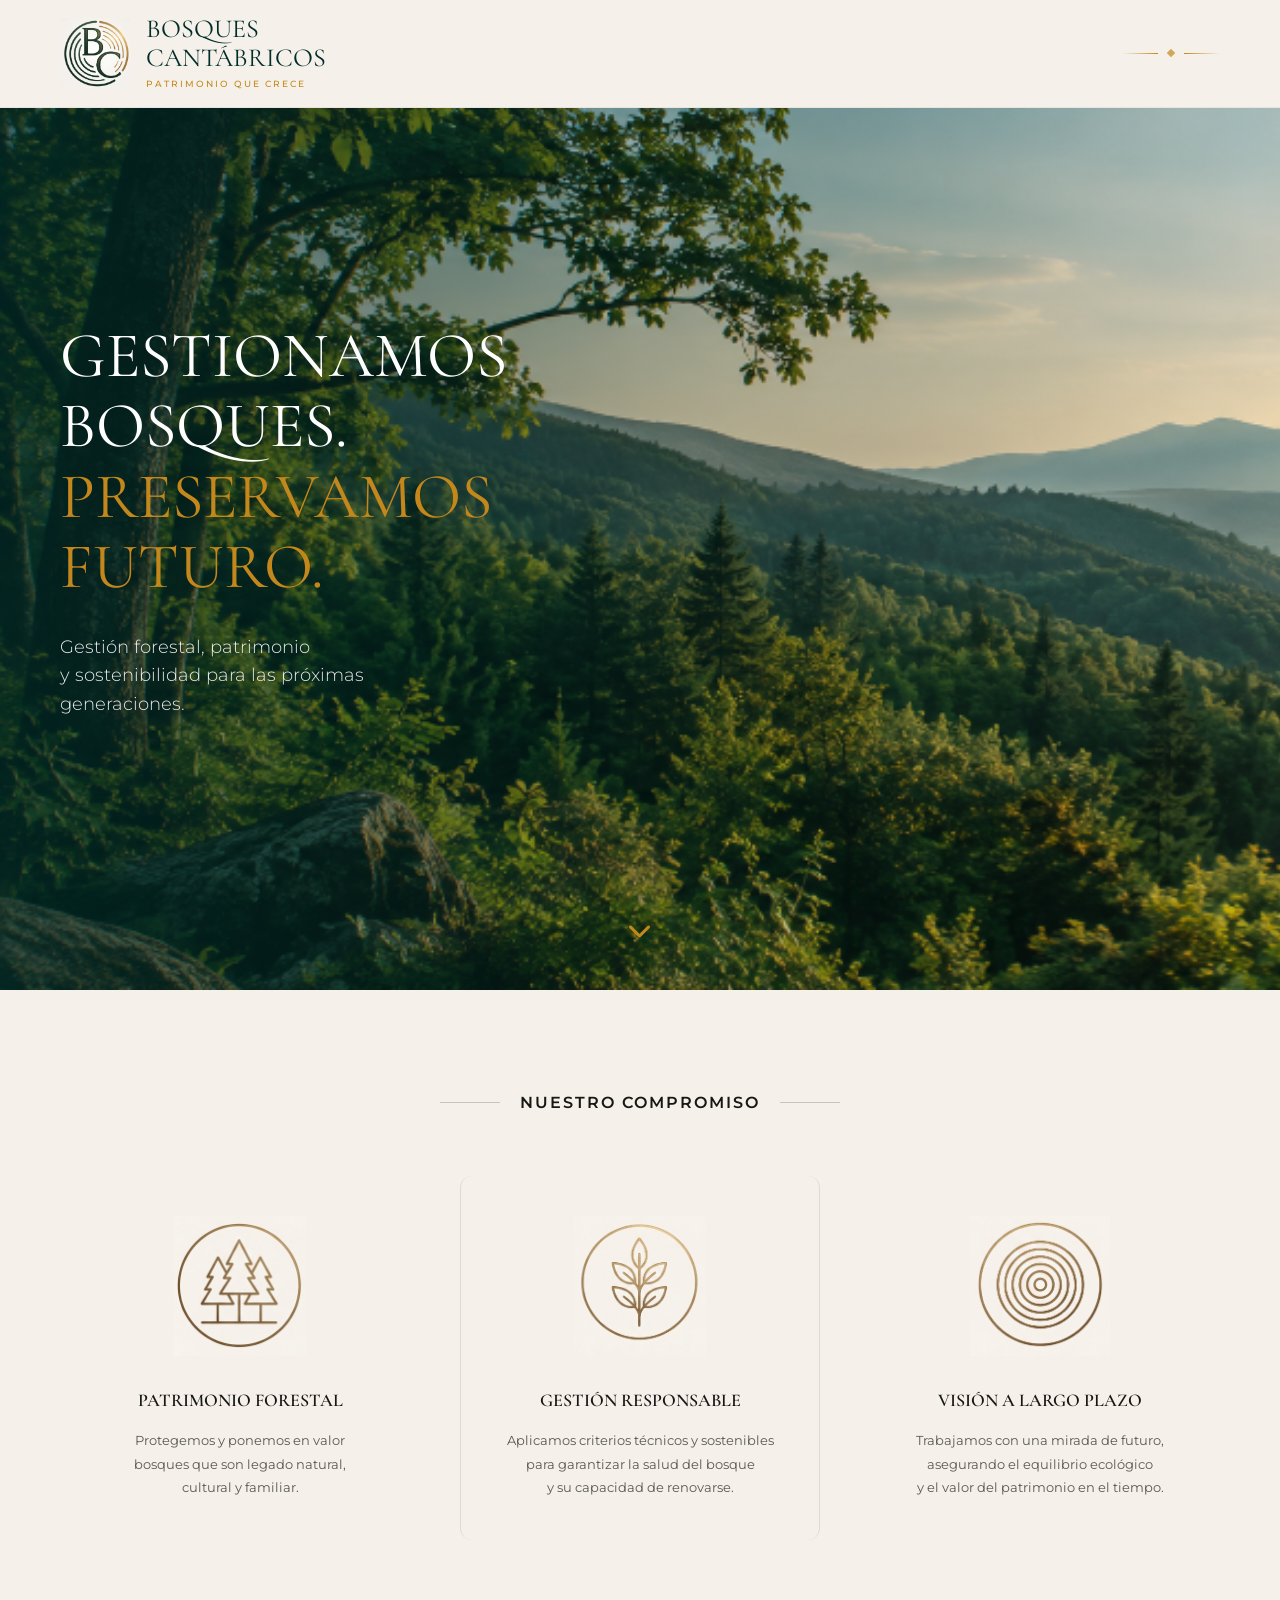
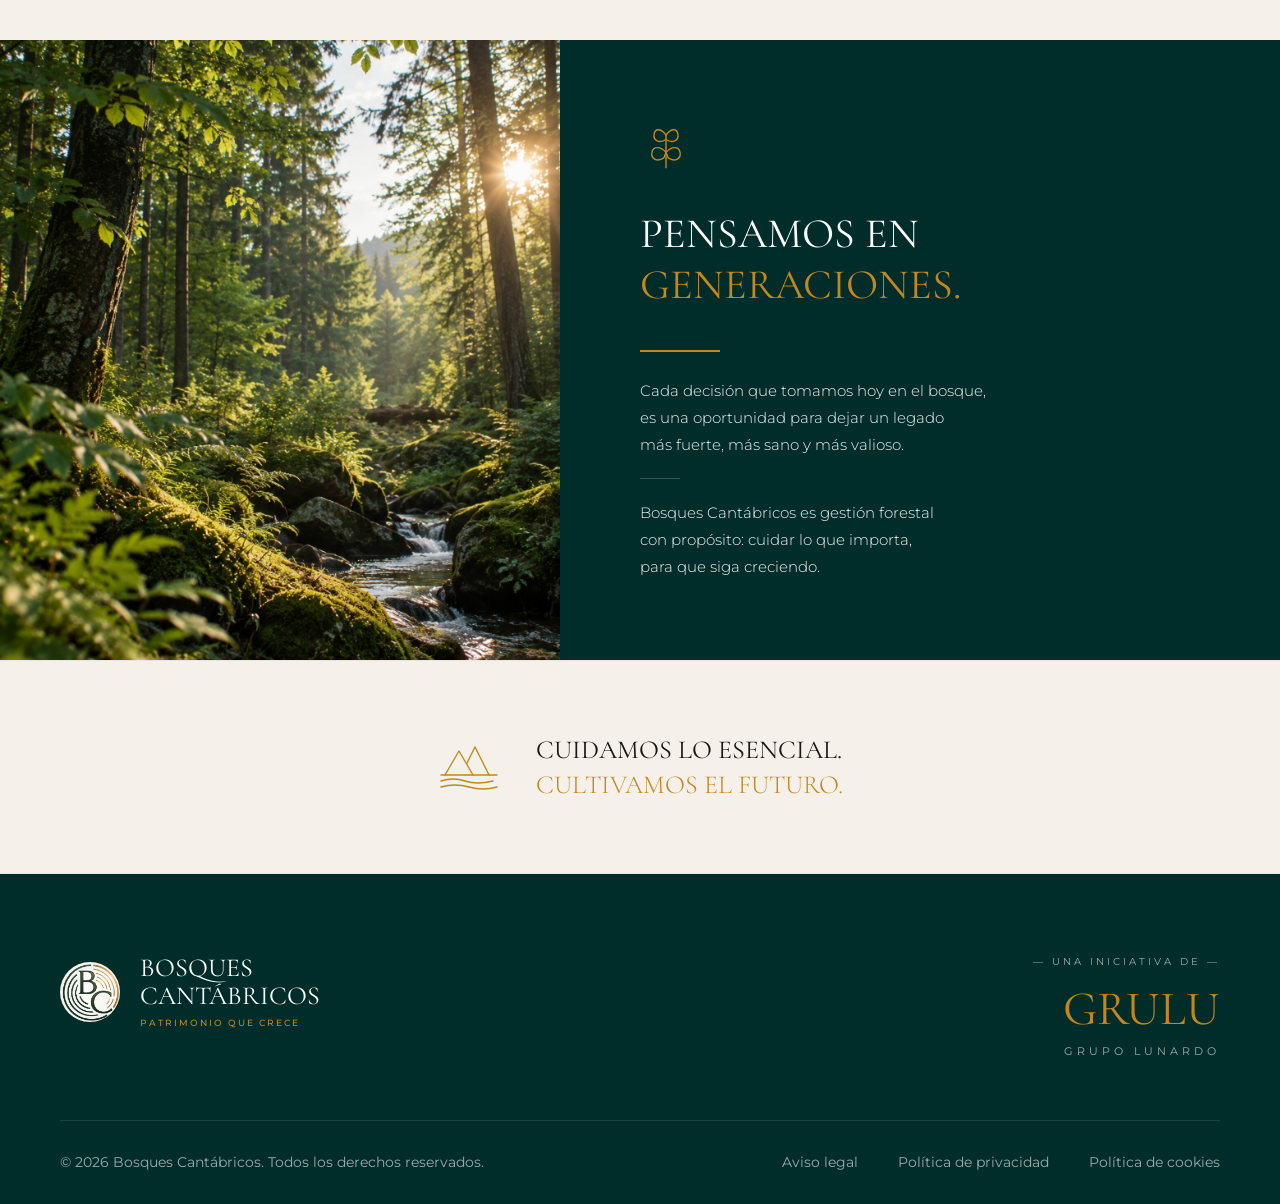
<file: index.html>
<!DOCTYPE html>
<html lang="es">

<head>
    <meta charset="UTF-8">
    <meta name="viewport" content="width=device-width, initial-scale=1.0">
    <meta name="description"
        content="Bosques Cantábricos - Gestión forestal, patrimonio y sostenibilidad para las próximas generaciones.">
    <title>Bosques Cantábricos</title>
    <link rel="icon" type="image/png" sizes="32x32" href="favicon.png">
    <link rel="icon" type="image/png" sizes="16x16" href="favicon.png">
    <link rel="apple-touch-icon" sizes="180x180" href="favicon.png">
    <link rel="stylesheet" href="styles.css">
    <link rel="preconnect" href="https://fonts.googleapis.com">
    <link rel="preconnect" href="https://fonts.gstatic.com" crossorigin>
    <link
        href="https://fonts.googleapis.com/css2?family=Cormorant+Garamond:ital,wght@0,300;0,400;0,500;0,600;0,700;1,400&family=Montserrat:wght@300;400;500;600;700&display=swap"
        rel="stylesheet">
    <link rel="stylesheet" href="https://cdnjs.cloudflare.com/ajax/libs/font-awesome/6.4.0/css/all.min.css">
</head>

<body>
    <!-- Navbar -->
    <header class="navbar">
        <div class="container nav-container">
            <a href="index.html" class="logo">
                <img src="logo.png" alt="Bosques Cantábricos Logo" class="logo-img">
                <div class="logo-text">
                    <span class="logo-title">BOSQUES<br>CANTÁBRICOS</span>
                    <span class="logo-subtitle">PATRIMONIO QUE CRECE</span>
                </div>
            </a>
            <div class="nav-ornament">
                <span class="nav-ornament-line"></span>
                <span class="nav-ornament-diamond"></span>
                <span class="nav-ornament-line"></span>
            </div>
        </div>
    </header>

    <!-- Hero Section -->
    <section class="hero">
        <div class="hero-bg"></div>
        <div class="container hero-container">
            <div class="hero-content">
                <h1>GESTIONAMOS<br>BOSQUES.<br><span class="text-gold">PRESERVAMOS<br>FUTURO.</span></h1>
                <p>Gestión forestal, patrimonio<br>y sostenibilidad para las próximas<br>generaciones.</p>
            </div>
        </div>
        <a href="#compromiso" class="scroll-down" aria-label="Bajar">
            <i class="fa-solid fa-chevron-down"></i>
        </a>
    </section>

    <!-- Commitment Section -->
    <section id="compromiso" class="commitment">
        <div class="container">
            <div class="section-header">
                <span class="line"></span>
                <h2 class="section-title">NUESTRO COMPROMISO</h2>
                <span class="line"></span>
            </div>
            <div class="features-grid">
                <!-- Feature 1 -->
                <div class="feature-card">
                    <div class="icon-wrapper">
                        <img src="icon1.png" alt="Patrimonio Forestal" class="feature-icon-img">
                    </div>
                    <h3>PATRIMONIO FORESTAL</h3>
                    <p>Protegemos y ponemos en valor<br>bosques que son legado natural,<br>cultural y familiar.</p>
                </div>
                <!-- Feature 2 -->
                <div class="feature-card with-borders">
                    <div class="icon-wrapper">
                        <img src="icon2.png" alt="Gestión Responsable" class="feature-icon-img">
                    </div>
                    <h3>GESTIÓN RESPONSABLE</h3>
                    <p>Aplicamos criterios técnicos y sostenibles<br>para garantizar la salud del bosque<br>y su
                        capacidad de renovarse.</p>
                </div>
                <!-- Feature 3 -->
                <div class="feature-card">
                    <div class="icon-wrapper">
                        <img src="icon3.png" alt="Visión a largo plazo" class="feature-icon-img">
                    </div>
                    <h3>VISIÓN A LARGO PLAZO</h3>
                    <p>Trabajamos con una mirada de futuro,<br>asegurando el equilibrio ecológico<br>y el valor del
                        patrimonio en el tiempo.</p>
                </div>
            </div>
        </div>
    </section>

    <!-- Generations Section -->
    <section class="generations">
        <div class="gen-image">
            <div class="gen-bg"></div>
        </div>
        <div class="gen-content">
            <div class="gen-content-inner">
                <div class="gen-icon">
                    <svg width="52" height="52" viewBox="0 0 48 48" fill="none" stroke="#C4871C" stroke-width="1.3"
                        stroke-linecap="round" stroke-linejoin="round">
                        <!-- vertical stem -->
                        <line x1="24" y1="44" x2="24" y2="14" />
                        <!-- top leaf -->
                        <path d="M24 14 C20 8 14 7 13 13 C12 19 18 22 24 18 C30 22 36 19 35 13 C34 7 28 8 24 14Z" />
                        <!-- bottom-left leaf -->
                        <path d="M24 30 C19 24 12 24 11 30 C10 36 16 39 22 35 C22 35 23 32 24 30Z" />
                        <!-- bottom-right leaf -->
                        <path d="M24 30 C29 24 36 24 37 30 C38 36 32 39 26 35 C26 35 25 32 24 30Z" />
                    </svg>
                </div>
                <h2>PENSAMOS EN<br><span class="text-gold">GENERACIONES.</span></h2>
                <div class="text-separator"></div>
                <p>Cada decisión que tomamos hoy en el bosque,<br>es una oportunidad para dejar un legado<br>más fuerte,
                    más sano y más valioso.</p>
                <div class="text-separator-small"></div>
                <p>Bosques Cantábricos es gestión forestal<br>con propósito: cuidar lo que importa,<br>para que siga
                    creciendo.</p>
            </div>
        </div>
    </section>

    <!-- CTA Banner -->
    <section class="cta-banner">
        <div class="container cta-container">
            <div class="cta-text-group">
                <div class="cta-icon-animated">
                    <svg width="64" height="64" viewBox="0 0 64 64" fill="none" stroke="#C4871C" stroke-width="1.4"
                        stroke-linecap="round" stroke-linejoin="round">
                        <!-- snow cap right mountain -->
                        <polyline points="52,44 38,16 30,32" />
                        <!-- left mountain -->
                        <polyline points="8,44 22,20 36,44" />
                        <!-- base ground line -->
                        <line x1="4" y1="44" x2="60" y2="44" />
                        <!-- rolling hills below -->
                        <path d="M4 50 Q16 46 28 50 Q40 54 56 50" />
                        <path d="M4 56 Q18 52 32 56 Q46 60 60 56" />
                    </svg>
                </div>
                <div class="cta-text">
                    <h3>CUIDAMOS LO ESENCIAL.</h3>
                    <h3 class="text-gold font-light">CULTIVAMOS EL FUTURO.</h3>
                </div>
            </div>
        </div>
    </section>

    <!-- Footer -->
    <footer class="footer">
        <div class="container">
            <div class="footer-top">
                <div class="footer-logo">
                    <img src="logo.png" alt="Bosques Cantábricos Logo" class="logo-img footer-logo-img">
                    <div class="logo-text">
                        <span class="logo-title">BOSQUES<br>CANTÁBRICOS</span>
                        <span class="logo-subtitle">PATRIMONIO QUE CRECE</span>
                    </div>
                </div>

                <div class="footer-grulu">
                    <span class="grulu-label">— UNA INICIATIVA DE —</span>
                    <div class="grulu-logo">
                        <span class="grulu-title">GRULU</span>
                        <span class="grulu-subtitle">GRUPO LUNARDO</span>
                    </div>
                </div>
            </div>

            <div class="footer-bottom">
                <p>&copy; 2026 Bosques Cantábricos. Todos los derechos reservados.</p>
                <div class="footer-legal">
                    <a href="aviso-legal.html">Aviso legal</a>
                    <a href="privacidad.html">Política de privacidad</a>
                    <a href="cookies.html">Política de cookies</a>
                </div>
            </div>
        </div>
    </footer>

    <script src="script.js"></script>
</body>

</html>
</file>
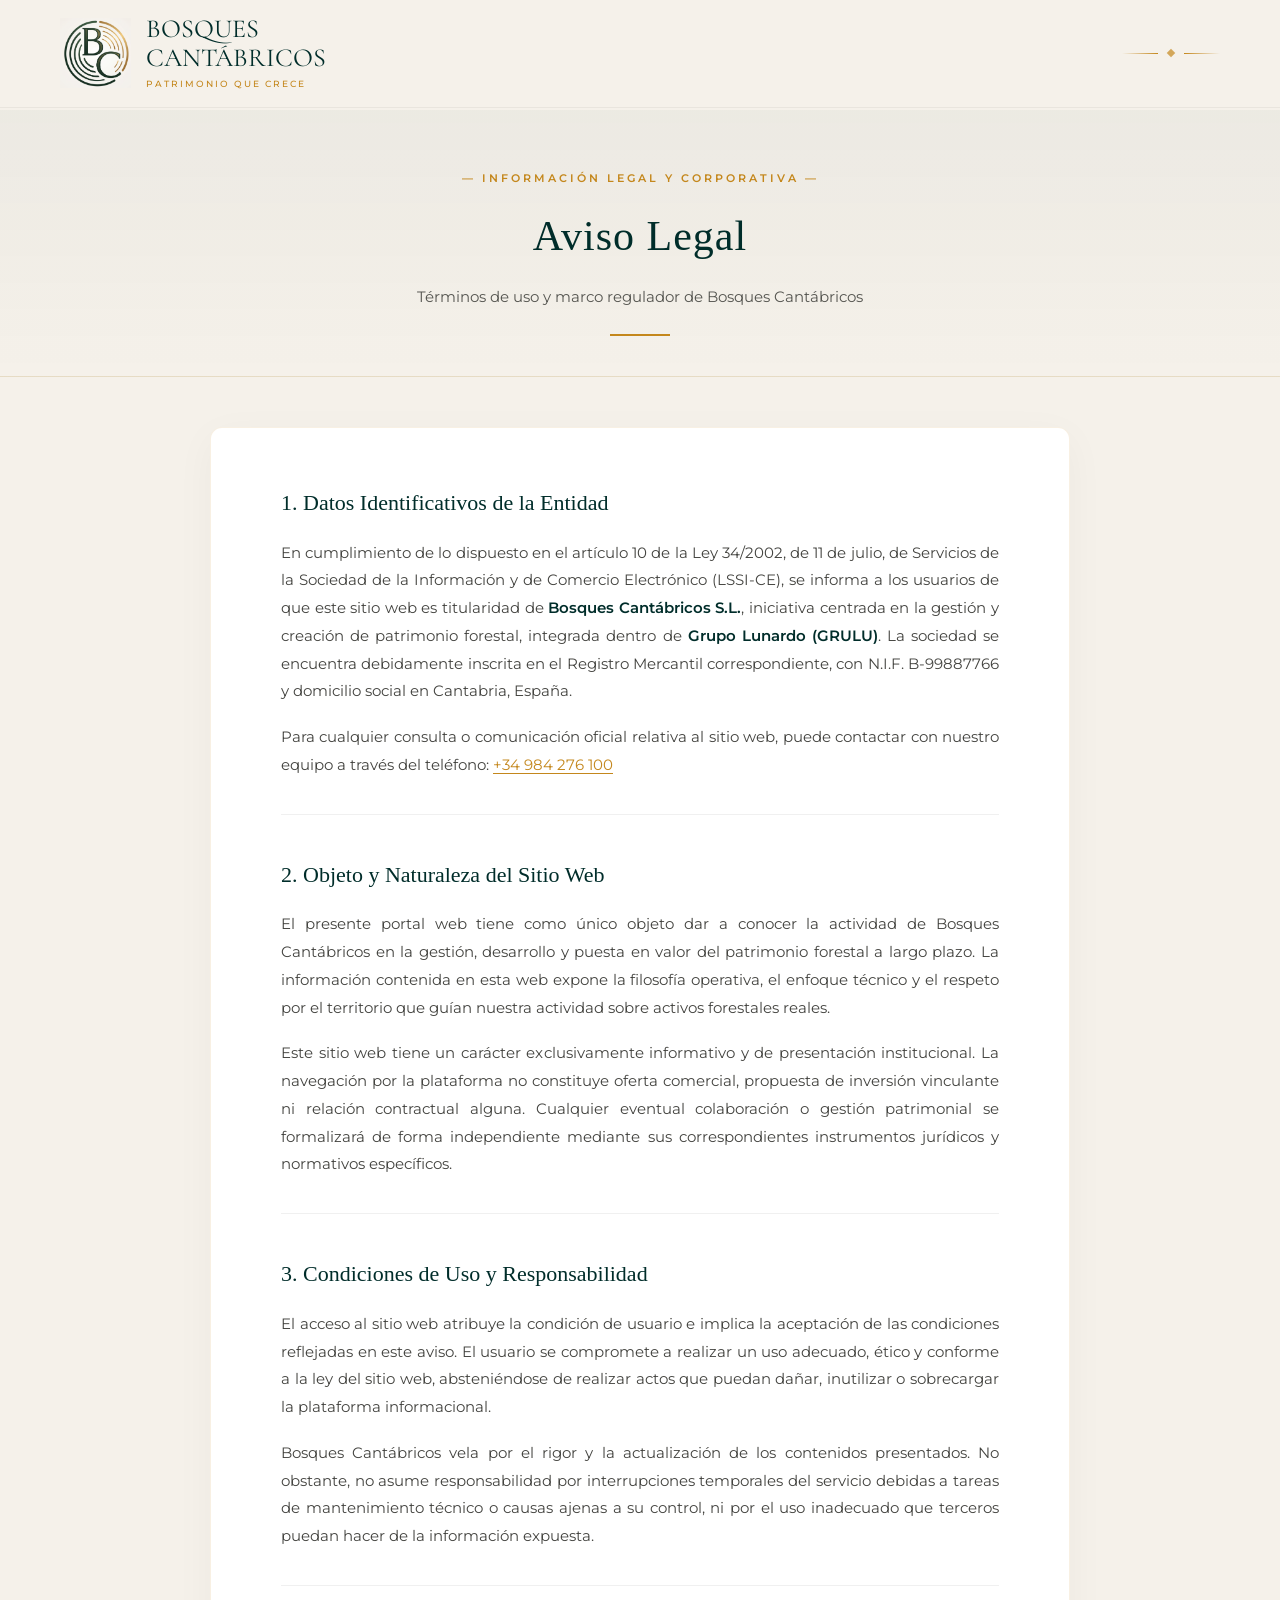
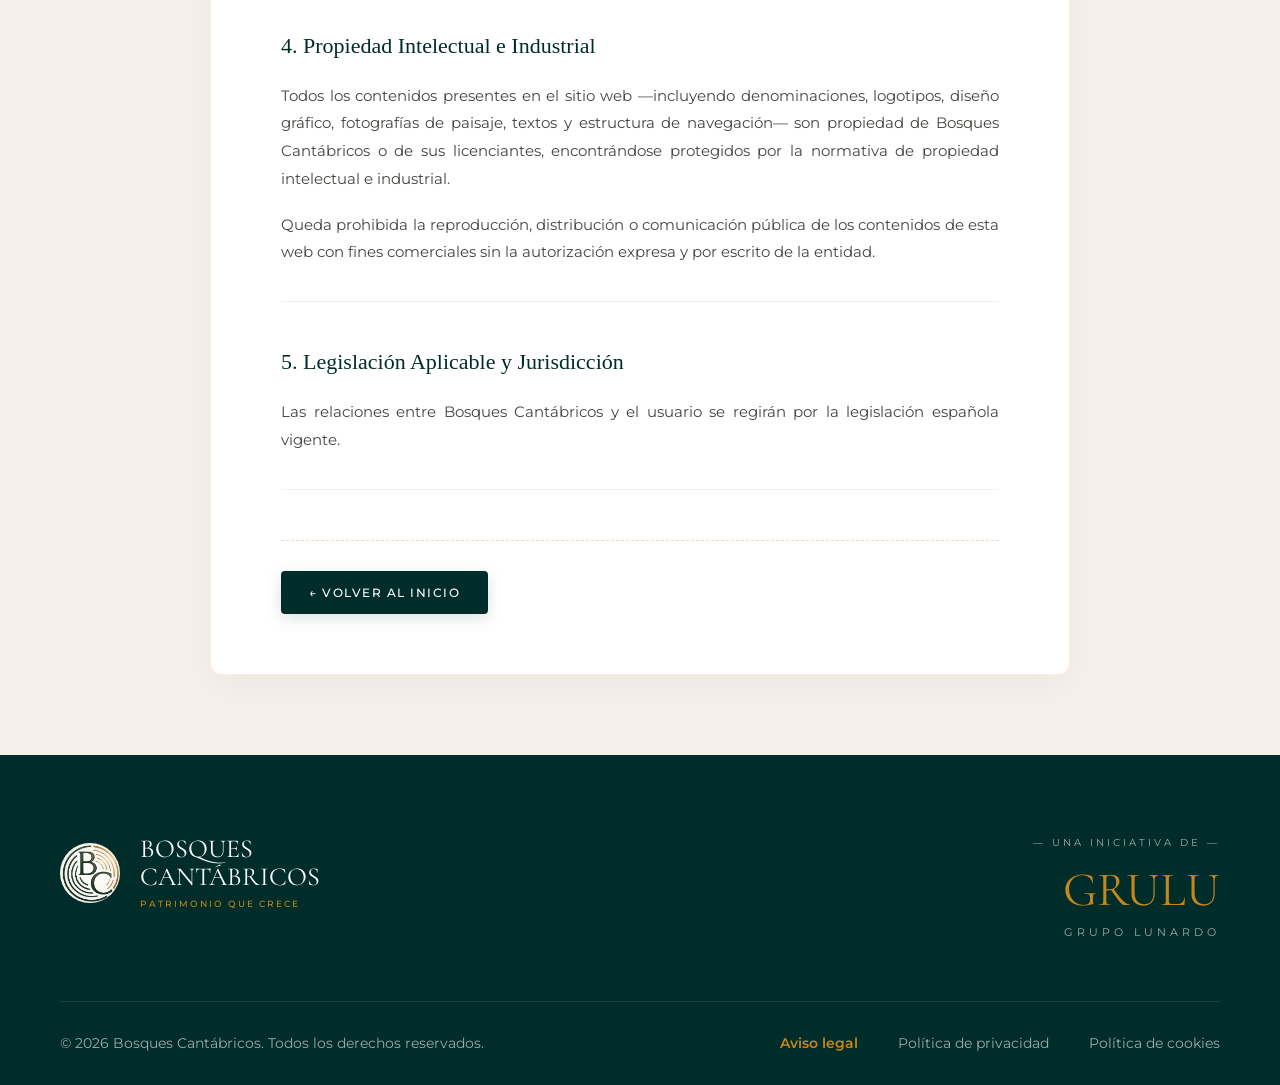
<file: aviso-legal.html>
<!DOCTYPE html>
<html lang="es">

<head>
    <meta charset="UTF-8">
    <meta name="viewport" content="width=device-width, initial-scale=1.0">
    <title>Aviso Legal | Bosques Cantábricos</title>
    <meta name="description"
        content="Aviso Legal de Bosques Cantábricos - Gestión y creación de patrimonio forestal. Información corporativa, responsabilidad y condiciones de uso del sitio web.">
    <link rel="preconnect" href="https://fonts.googleapis.com">
    <link rel="preconnect" href="https://fonts.gstatic.com" crossorigin>
    <link
        href="https://fonts.googleapis.com/css2?family=Cormorant+Garamond:ital,wght@0,300;0,400;0,500;0,600;0,700;1,400&family=Montserrat:wght@300;400;500;600;700&display=swap"
        rel="stylesheet">
    <link rel="icon" type="image/png" sizes="32x32" href="favicon.png">
    <link rel="icon" type="image/png" sizes="16x16" href="favicon.png">
    <link rel="apple-touch-icon" sizes="180x180" href="favicon.png">
    <link rel="stylesheet" href="styles.css">
</head>

<body class="legal-body">

    <!-- Navbar -->
    <header class="navbar">
        <div class="container nav-container">
            <a href="index.html" class="logo">
                <img src="logo.png" alt="Bosques Cantábricos Logo" class="logo-img">
                <div class="logo-text">
                    <span class="logo-title">BOSQUES<br>CANTÁBRICOS</span>
                    <span class="logo-subtitle">PATRIMONIO QUE CRECE</span>
                </div>
            </a>
            <div class="nav-ornament">
                <span class="nav-ornament-line"></span>
                <span class="nav-ornament-diamond"></span>
                <span class="nav-ornament-line"></span>
            </div>
        </div>
    </header>

    <!-- Main Content Area -->
    <main class="legal-page-main">
        <section class="legal-hero">
            <div class="container">
                <span class="section-tag">— INFORMACIÓN LEGAL Y CORPORATIVA —</span>
                <h1 class="legal-title">Aviso Legal</h1>
                <p class="legal-subtitle">Términos de uso y marco regulador de Bosques Cantábricos</p>
                <div class="gold-line centered"></div>
            </div>
        </section>

        <section class="legal-content-section">
            <div class="container legal-container">
                <article class="legal-article">

                    <div class="legal-block">
                        <h2>1. Datos Identificativos de la Entidad</h2>
                        <p>En cumplimiento de lo dispuesto en el artículo 10 de la Ley 34/2002, de 11 de julio, de
                            Servicios de la Sociedad de la Información y de Comercio Electrónico (LSSI-CE), se informa a
                            los usuarios de que este sitio web es titularidad de <strong>Bosques Cantábricos
                                S.L.</strong>, iniciativa centrada en la gestión y creación de patrimonio forestal,
                            integrada dentro de <strong>Grupo Lunardo (GRULU)</strong>. La sociedad se encuentra
                            debidamente inscrita en el Registro Mercantil correspondiente, con N.I.F. B-99887766 y
                            domicilio social en Cantabria, España.</p>
                        <p>Para cualquier consulta o comunicación oficial relativa al sitio web, puede contactar con
                            nuestro equipo a través del teléfono: <a href="tel:+34984276100">+34 984 276 100</a></p>
                    </div>

                    <div class="legal-block">
                        <h2>2. Objeto y Naturaleza del Sitio Web</h2>
                        <p>El presente portal web tiene como único objeto dar a conocer la actividad de Bosques
                            Cantábricos en la gestión, desarrollo y puesta en valor del patrimonio forestal a largo
                            plazo. La información contenida en esta web expone la filosofía operativa, el enfoque
                            técnico y el respeto por el territorio que guían nuestra actividad sobre activos forestales
                            reales.</p>
                        <p>Este sitio web tiene un carácter exclusivamente informativo y de presentación institucional.
                            La navegación por la plataforma no constituye oferta comercial, propuesta de inversión
                            vinculante ni relación contractual alguna. Cualquier eventual colaboración o gestión
                            patrimonial se formalizará de forma independiente mediante sus correspondientes instrumentos
                            jurídicos y normativos específicos.</p>
                    </div>

                    <div class="legal-block">
                        <h2>3. Condiciones de Uso y Responsabilidad</h2>
                        <p>El acceso al sitio web atribuye la condición de usuario e implica la aceptación de las
                            condiciones reflejadas en este aviso. El usuario se compromete a realizar un uso adecuado,
                            ético y conforme a la ley del sitio web, absteniéndose de realizar actos que puedan dañar,
                            inutilizar o sobrecargar la plataforma informacional.</p>
                        <p>Bosques Cantábricos vela por el rigor y la actualización de los contenidos presentados. No
                            obstante, no asume responsabilidad por interrupciones temporales del servicio debidas a
                            tareas de mantenimiento técnico o causas ajenas a su control, ni por el uso inadecuado que
                            terceros puedan hacer de la información expuesta.</p>
                    </div>

                    <div class="legal-block">
                        <h2>4. Propiedad Intelectual e Industrial</h2>
                        <p>Todos los contenidos presentes en el sitio web —incluyendo denominaciones, logotipos, diseño
                            gráfico, fotografías de paisaje, textos y estructura de navegación— son propiedad de Bosques
                            Cantábricos o de sus licenciantes, encontrándose protegidos por la normativa de propiedad
                            intelectual e industrial.</p>
                        <p>Queda prohibida la reproducción, distribución o comunicación pública de los contenidos de
                            esta web con fines comerciales sin la autorización expresa y por escrito de la entidad.</p>
                    </div>

                    <div class="legal-block">
                        <h2>5. Legislación Aplicable y Jurisdicción</h2>
                        <p>Las relaciones entre Bosques Cantábricos y el usuario se regirán por la legislación española
                            vigente.</p>
                    </div>

                    <div class="legal-back-nav">
                        <a href="index.html" class="btn-back">← Volver al inicio</a>
                    </div>

                </article>
            </div>
        </section>
    </main>

    <!-- Footer -->
    <footer class="footer">
        <div class="container footer-container">
            <div class="footer-top">
                <div class="footer-logo">
                    <img src="logo.png" alt="Bosques Cantábricos Logo" class="logo-img footer-logo-img">
                    <div class="logo-text">
                        <span class="logo-title">BOSQUES<br>CANTÁBRICOS</span>
                        <span class="logo-subtitle">PATRIMONIO QUE CRECE</span>
                    </div>
                </div>

                <div class="footer-grulu">
                    <span class="grulu-label">— UNA INICIATIVA DE —</span>
                    <div class="grulu-logo">
                        <span class="grulu-title">GRULU</span>
                        <span class="grulu-subtitle">GRUPO LUNARDO</span>
                    </div>
                </div>
            </div>

            <div class="footer-bottom">
                <p>&copy; 2026 Bosques Cantábricos. Todos los derechos reservados.</p>
                <div class="footer-legal">
                    <a href="aviso-legal.html" class="active">Aviso legal</a>
                    <a href="privacidad.html">Política de privacidad</a>
                    <a href="cookies.html">Política de cookies</a>
                </div>
            </div>
        </div>
    </footer>

</body>

</html>
</file>
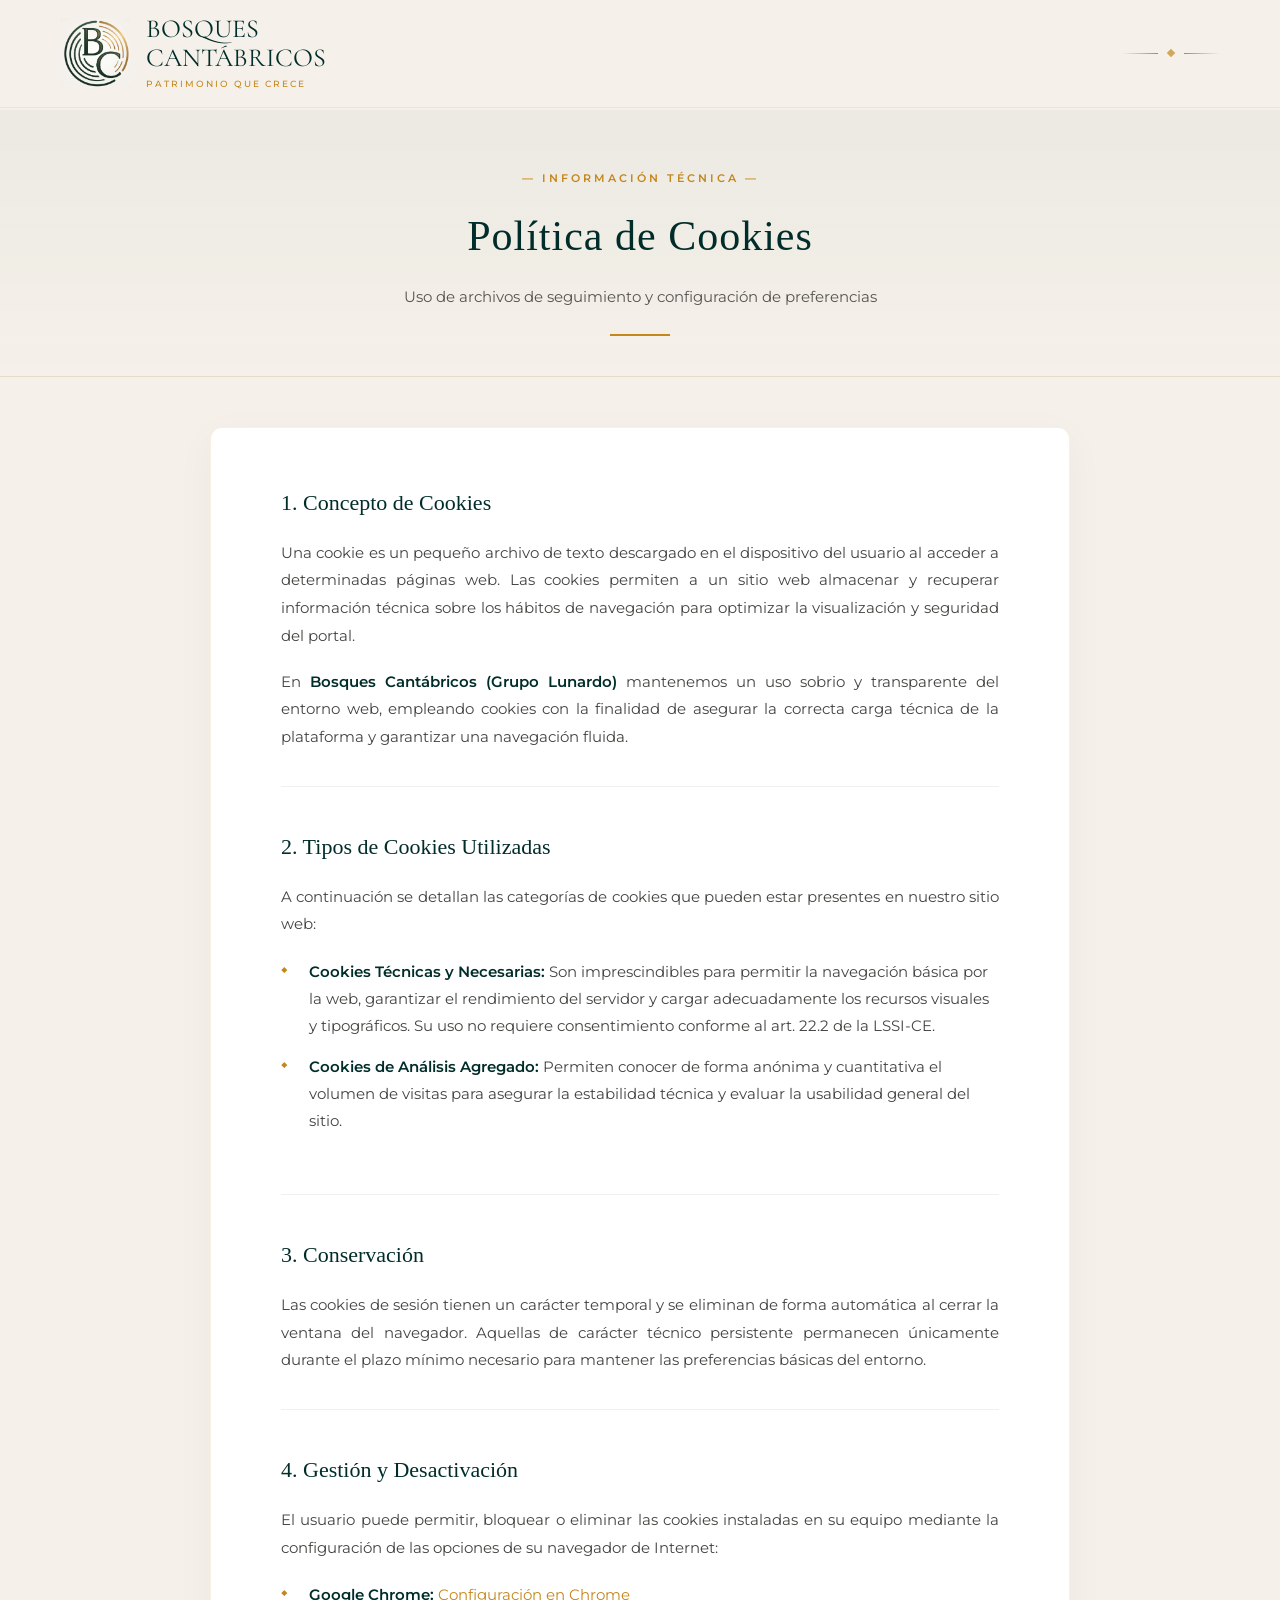
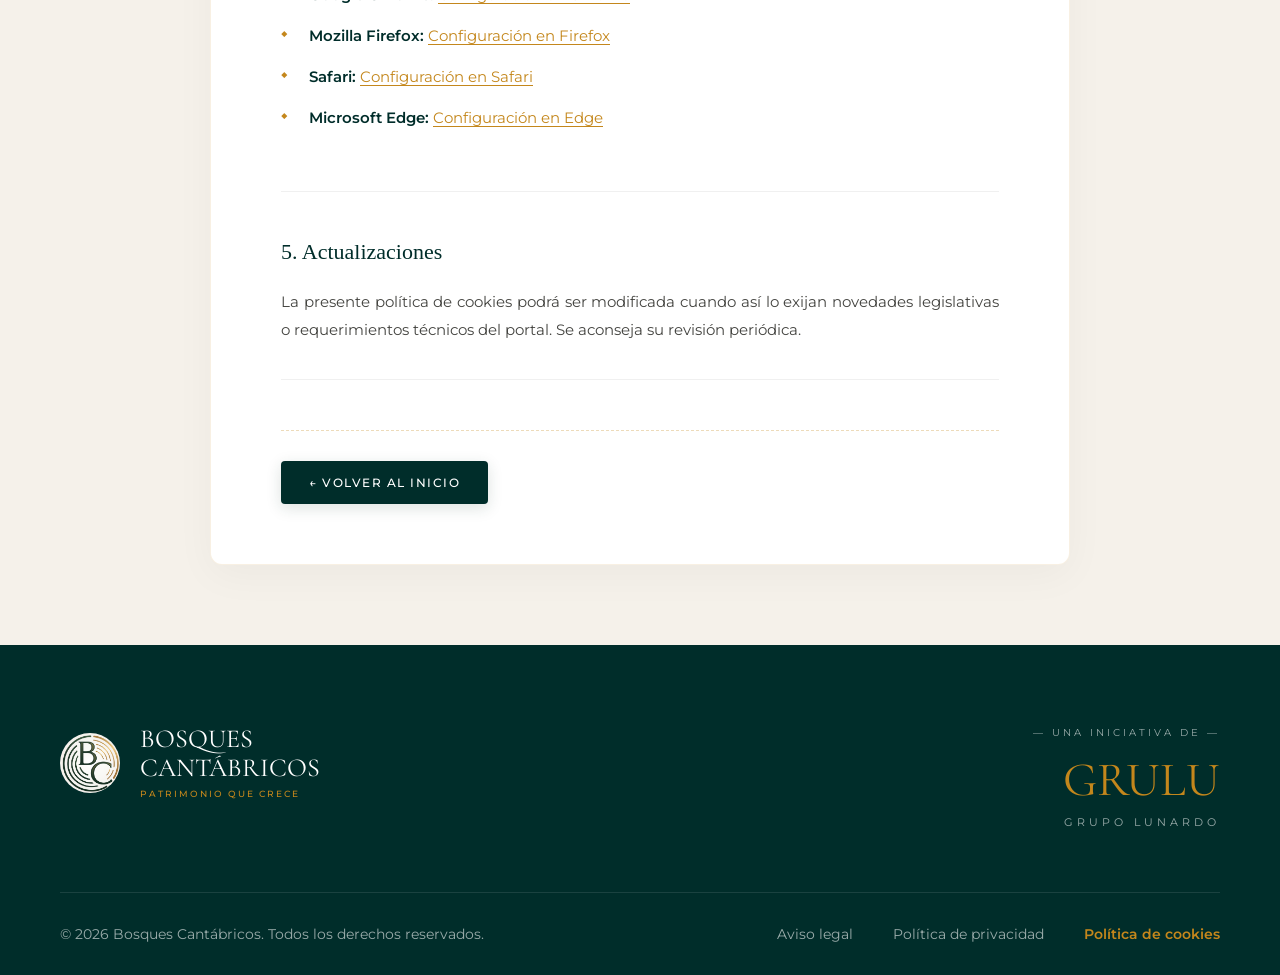
<file: cookies.html>
<!DOCTYPE html>
<html lang="es">
<head>
    <meta charset="UTF-8">
    <meta name="viewport" content="width=device-width, initial-scale=1.0">
    <title>Política de Cookies | Bosques Cantábricos</title>
    <meta name="description" content="Política de Cookies de Bosques Cantábricos - Información transparente sobre el uso de cookies y navegación.">
    <link rel="preconnect" href="https://fonts.googleapis.com">
    <link rel="preconnect" href="https://fonts.gstatic.com" crossorigin>
    <link href="https://fonts.googleapis.com/css2?family=Cormorant+Garamond:ital,wght@0,300;0,400;0,500;0,600;0,700;1,400&family=Montserrat:wght@300;400;500;600;700&display=swap" rel="stylesheet">
    <link rel="icon" type="image/png" sizes="32x32" href="favicon.png">
    <link rel="icon" type="image/png" sizes="16x16" href="favicon.png">
    <link rel="apple-touch-icon" sizes="180x180" href="favicon.png">
    <link rel="stylesheet" href="styles.css">
</head>
<body class="legal-body">

    <!-- Navbar -->
    <header class="navbar">
        <div class="container nav-container">
            <a href="index.html" class="logo">
                <img src="logo.png" alt="Bosques Cantábricos Logo" class="logo-img">
                <div class="logo-text">
                    <span class="logo-title">BOSQUES<br>CANTÁBRICOS</span>
                    <span class="logo-subtitle">PATRIMONIO QUE CRECE</span>
                </div>
            </a>
            <div class="nav-ornament">
                <span class="nav-ornament-line"></span>
                <span class="nav-ornament-diamond"></span>
                <span class="nav-ornament-line"></span>
            </div>
        </div>
    </header>

    <!-- Main Content Area -->
    <main class="legal-page-main">
        <section class="legal-hero">
            <div class="container">
                <span class="section-tag">— INFORMACIÓN TÉCNICA —</span>
                <h1 class="legal-title">Política de Cookies</h1>
                <p class="legal-subtitle">Uso de archivos de seguimiento y configuración de preferencias</p>
                <div class="gold-line centered"></div>
            </div>
        </section>

        <section class="legal-content-section">
            <div class="container legal-container">
                <article class="legal-article">
                    
                    <div class="legal-block">
                        <h2>1. Concepto de Cookies</h2>
                        <p>Una cookie es un pequeño archivo de texto descargado en el dispositivo del usuario al acceder a determinadas páginas web. Las cookies permiten a un sitio web almacenar y recuperar información técnica sobre los hábitos de navegación para optimizar la visualización y seguridad del portal.</p>
                        <p>En <strong>Bosques Cantábricos (Grupo Lunardo)</strong> mantenemos un uso sobrio y transparente del entorno web, empleando cookies con la finalidad de asegurar la correcta carga técnica de la plataforma y garantizar una navegación fluida.</p>
                    </div>

                    <div class="legal-block">
                        <h2>2. Tipos de Cookies Utilizadas</h2>
                        <p>A continuación se detallan las categorías de cookies que pueden estar presentes en nuestro sitio web:</p>
                        <ul class="legal-list">
                            <li><strong>Cookies Técnicas y Necesarias:</strong> Son imprescindibles para permitir la navegación básica por la web, garantizar el rendimiento del servidor y cargar adecuadamente los recursos visuales y tipográficos. Su uso no requiere consentimiento conforme al art. 22.2 de la LSSI-CE.</li>
                            <li><strong>Cookies de Análisis Agregado:</strong> Permiten conocer de forma anónima y cuantitativa el volumen de visitas para asegurar la estabilidad técnica y evaluar la usabilidad general del sitio.</li>
                        </ul>
                    </div>

                    <div class="legal-block">
                        <h2>3. Conservación</h2>
                        <p>Las cookies de sesión tienen un carácter temporal y se eliminan de forma automática al cerrar la ventana del navegador. Aquellas de carácter técnico persistente permanecen únicamente durante el plazo mínimo necesario para mantener las preferencias básicas del entorno.</p>
                    </div>

                    <div class="legal-block">
                        <h2>4. Gestión y Desactivación</h2>
                        <p>El usuario puede permitir, bloquear o eliminar las cookies instaladas en su equipo mediante la configuración de las opciones de su navegador de Internet:</p>
                        <ul class="legal-list">
                            <li><strong>Google Chrome:</strong> <a href="https://support.google.com/chrome/answer/95647" target="_blank" rel="noopener">Configuración en Chrome</a></li>
                            <li><strong>Mozilla Firefox:</strong> <a href="https://support.mozilla.org/es/kb/habilitar-y-deshabilitar-cookies-sitios-web-rastreo-preferencias" target="_blank" rel="noopener">Configuración en Firefox</a></li>
                            <li><strong>Safari:</strong> <a href="https://support.apple.com/es-es/guide/safari/sfri11471/mac" target="_blank" rel="noopener">Configuración en Safari</a></li>
                            <li><strong>Microsoft Edge:</strong> <a href="https://support.microsoft.com/es-es/microsoft-edge/eliminar-las-cookies-en-microsoft-edge-63944702-8032-4fe2-80c1-84ba1f3a2c0f" target="_blank" rel="noopener">Configuración en Edge</a></li>
                        </ul>
                    </div>

                    <div class="legal-block">
                        <h2>5. Actualizaciones</h2>
                        <p>La presente política de cookies podrá ser modificada cuando así lo exijan novedades legislativas o requerimientos técnicos del portal. Se aconseja su revisión periódica.</p>
                    </div>

                    <div class="legal-back-nav">
                        <a href="index.html" class="btn-back">← Volver al inicio</a>
                    </div>

                </article>
            </div>
        </section>
    </main>

    <!-- Footer -->
    <footer class="footer">
        <div class="container footer-container">
            <div class="footer-top">
                <div class="footer-logo">
                    <img src="logo.png" alt="Bosques Cantábricos Logo" class="logo-img footer-logo-img">
                    <div class="logo-text">
                        <span class="logo-title">BOSQUES<br>CANTÁBRICOS</span>
                        <span class="logo-subtitle">PATRIMONIO QUE CRECE</span>
                    </div>
                </div>
                
                <div class="footer-grulu">
                    <span class="grulu-label">— UNA INICIATIVA DE —</span>
                    <div class="grulu-logo">
                        <span class="grulu-title">GRULU</span>
                        <span class="grulu-subtitle">GRUPO LUNARDO</span>
                    </div>
                </div>
            </div>

            <div class="footer-bottom">
                <p>&copy; 2026 Bosques Cantábricos. Todos los derechos reservados.</p>
                <div class="footer-legal">
                    <a href="aviso-legal.html">Aviso legal</a>
                    <a href="privacidad.html">Política de privacidad</a>
                    <a href="cookies.html" class="active">Política de cookies</a>
                </div>
            </div>
        </div>
    </footer>

</body>
</html>
</file>
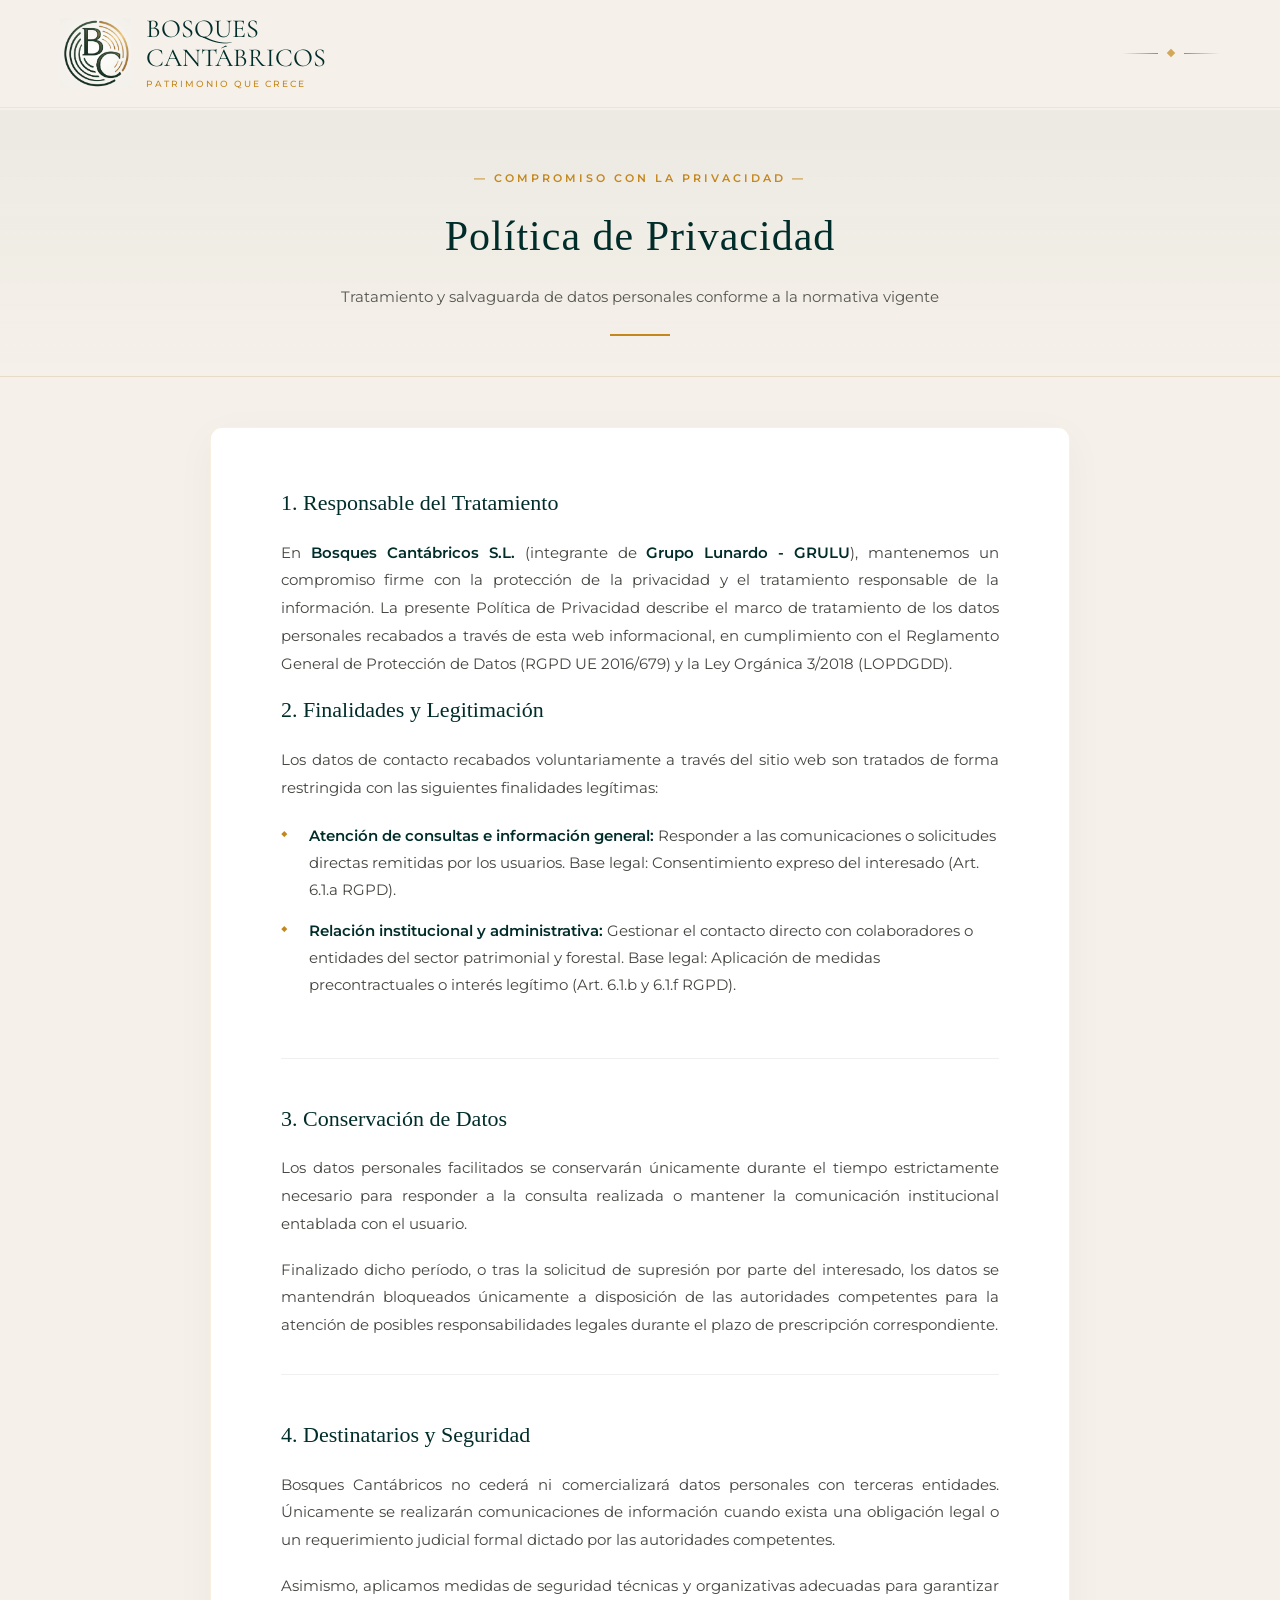
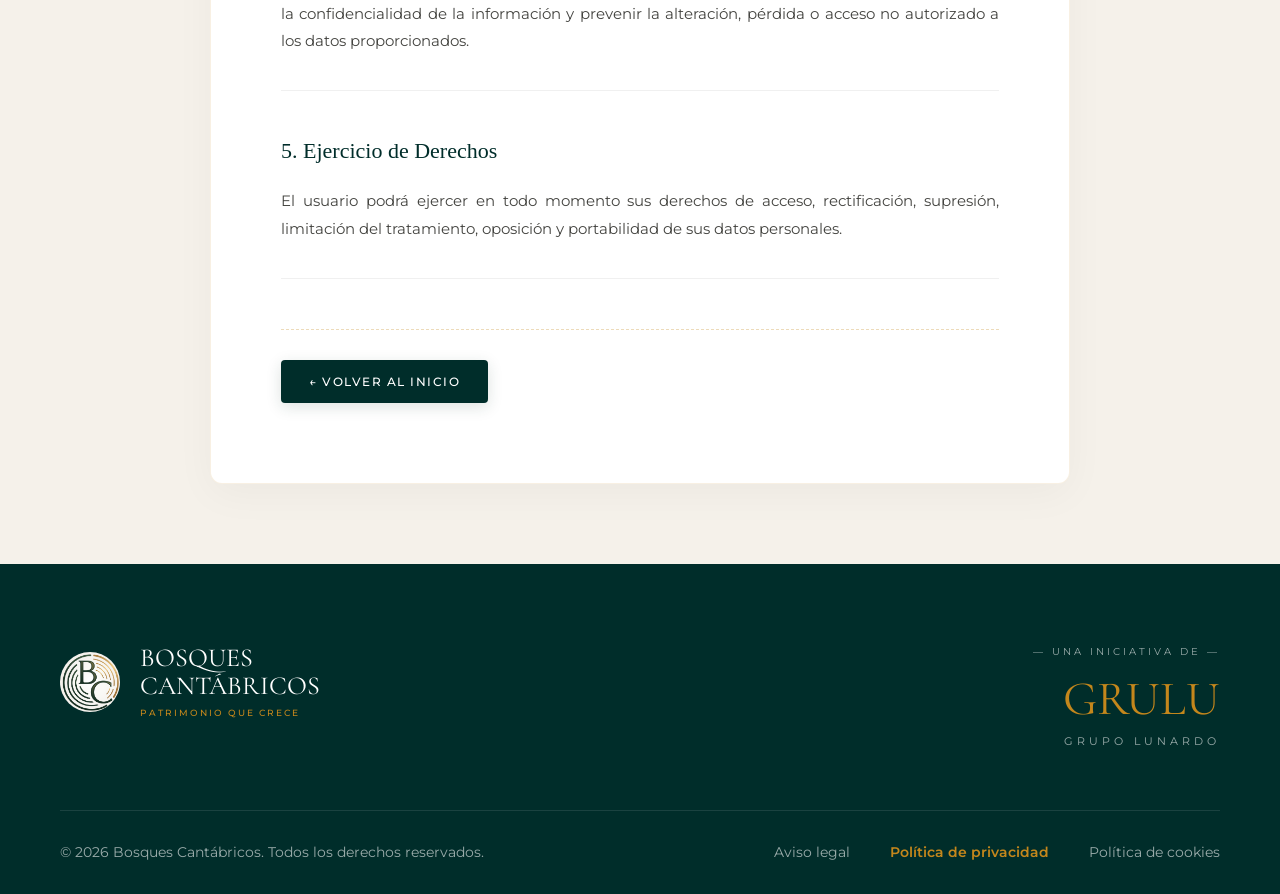
<file: privacidad.html>
<!DOCTYPE html>
<html lang="es">

<head>
    <meta charset="UTF-8">
    <meta name="viewport" content="width=device-width, initial-scale=1.0">
    <title>Política de Privacidad | Bosques Cantábricos</title>
    <meta name="description"
        content="Política de Privacidad de Bosques Cantábricos - Información sobre la protección y tratamiento de datos personales conforme al RGPD.">
    <link rel="preconnect" href="https://fonts.googleapis.com">
    <link rel="preconnect" href="https://fonts.gstatic.com" crossorigin>
    <link
        href="https://fonts.googleapis.com/css2?family=Cormorant+Garamond:ital,wght@0,300;0,400;0,500;0,600;0,700;1,400&family=Montserrat:wght@300;400;500;600;700&display=swap"
        rel="stylesheet">
    <link rel="icon" type="image/png" sizes="32x32" href="favicon.png">
    <link rel="icon" type="image/png" sizes="16x16" href="favicon.png">
    <link rel="apple-touch-icon" sizes="180x180" href="favicon.png">
    <link rel="stylesheet" href="styles.css">
</head>

<body class="legal-body">

    <!-- Navbar -->
    <header class="navbar">
        <div class="container nav-container">
            <a href="index.html" class="logo">
                <img src="logo.png" alt="Bosques Cantábricos Logo" class="logo-img">
                <div class="logo-text">
                    <span class="logo-title">BOSQUES<br>CANTÁBRICOS</span>
                    <span class="logo-subtitle">PATRIMONIO QUE CRECE</span>
                </div>
            </a>
            <div class="nav-ornament">
                <span class="nav-ornament-line"></span>
                <span class="nav-ornament-diamond"></span>
                <span class="nav-ornament-line"></span>
            </div>
        </div>
    </header>

    <!-- Main Content Area -->
    <main class="legal-page-main">
        <section class="legal-hero">
            <div class="container">
                <span class="section-tag">— COMPROMISO CON LA PRIVACIDAD —</span>
                <h1 class="legal-title">Política de Privacidad</h1>
                <p class="legal-subtitle">Tratamiento y salvaguarda de datos personales conforme a la normativa vigente
                </p>
                <div class="gold-line centered"></div>
            </div>
        </section>

        <section class="legal-content-section">
            <div class="container legal-container">
                <article class="legal-article">

                    <div class="legal-block">
                        <h2>1. Responsable del Tratamiento</h2>
                        <p>En <strong>Bosques Cantábricos S.L.</strong> (integrante de <strong>Grupo Lunardo -
                                GRULU</strong>), mantenemos un compromiso firme con la protección de la privacidad y el
                            tratamiento responsable de la información. La presente Política de Privacidad describe el
                            marco de tratamiento de los datos personales recabados a través de esta web informacional,
                            en cumplimiento con el Reglamento General de Protección de Datos (RGPD UE 2016/679) y la Ley
                            Orgánica 3/2018 (LOPDGDD).</p>
                        <div class="legal-block">
                            <h2>2. Finalidades y Legitimación</h2>
                            <p>Los datos de contacto recabados voluntariamente a través del sitio web son tratados de
                                forma restringida con las siguientes finalidades legítimas:</p>
                            <ul class="legal-list">
                                <li><strong>Atención de consultas e información general:</strong> Responder a las
                                    comunicaciones o solicitudes directas remitidas por los usuarios. Base legal:
                                    Consentimiento expreso del interesado (Art. 6.1.a RGPD).</li>
                                <li><strong>Relación institucional y administrativa:</strong> Gestionar el contacto
                                    directo con colaboradores o entidades del sector patrimonial y forestal. Base legal:
                                    Aplicación de medidas precontractuales o interés legítimo (Art. 6.1.b y 6.1.f RGPD).
                                </li>
                            </ul>
                        </div>

                        <div class="legal-block">
                            <h2>3. Conservación de Datos</h2>
                            <p>Los datos personales facilitados se conservarán únicamente durante el tiempo
                                estrictamente necesario para responder a la consulta realizada o mantener la
                                comunicación institucional entablada con el usuario.</p>
                            <p>Finalizado dicho período, o tras la solicitud de supresión por parte del interesado, los
                                datos se mantendrán bloqueados únicamente a disposición de las autoridades competentes
                                para la atención de posibles responsabilidades legales durante el plazo de prescripción
                                correspondiente.</p>
                        </div>

                        <div class="legal-block">
                            <h2>4. Destinatarios y Seguridad</h2>
                            <p>Bosques Cantábricos no cederá ni comercializará datos personales con terceras entidades.
                                Únicamente se realizarán comunicaciones de información cuando exista una obligación
                                legal o un requerimiento judicial formal dictado por las autoridades competentes.</p>
                            <p>Asimismo, aplicamos medidas de seguridad técnicas y organizativas adecuadas para
                                garantizar la confidencialidad de la información y prevenir la alteración, pérdida o
                                acceso no autorizado a los datos proporcionados.</p>
                        </div>

                        <div class="legal-block">
                            <h2>5. Ejercicio de Derechos</h2>
                            <p>El usuario podrá ejercer en todo momento sus derechos de acceso, rectificación,
                                supresión, limitación del tratamiento, oposición y portabilidad de sus datos personales.
                            </p>
                        </div>

                        <div class="legal-back-nav">
                            <a href="index.html" class="btn-back">← Volver al inicio</a>
                        </div>

                </article>
            </div>
        </section>
    </main>

    <!-- Footer -->
    <footer class="footer">
        <div class="container footer-container">
            <div class="footer-top">
                <div class="footer-logo">
                    <img src="logo.png" alt="Bosques Cantábricos Logo" class="logo-img footer-logo-img">
                    <div class="logo-text">
                        <span class="logo-title">BOSQUES<br>CANTÁBRICOS</span>
                        <span class="logo-subtitle">PATRIMONIO QUE CRECE</span>
                    </div>
                </div>

                <div class="footer-grulu">
                    <span class="grulu-label">— UNA INICIATIVA DE —</span>
                    <div class="grulu-logo">
                        <span class="grulu-title">GRULU</span>
                        <span class="grulu-subtitle">GRUPO LUNARDO</span>
                    </div>
                </div>
            </div>

            <div class="footer-bottom">
                <p>&copy; 2026 Bosques Cantábricos. Todos los derechos reservados.</p>
                <div class="footer-legal">
                    <a href="aviso-legal.html">Aviso legal</a>
                    <a href="privacidad.html" class="active">Política de privacidad</a>
                    <a href="cookies.html">Política de cookies</a>
                </div>
            </div>
        </div>
    </footer>

</body>

</html>
</file>
<file: styles.css>
:root {
    --color-green: #002D2A;
    --color-gold: #C4871C;
    --color-ivory: #F5F1EA;
    --color-dark: #171715;
    --color-white: #FFFFFF;
    
    --font-heading: 'Cormorant Garamond', serif;
    --font-text: 'Montserrat', sans-serif;
}

* {
    margin: 0;
    padding: 0;
    box-sizing: border-box;
}

html {
    scroll-behavior: smooth;
}

body {
    font-family: var(--font-text);
    color: var(--color-dark);
    background-color: var(--color-ivory);
    line-height: 1.6;
    overflow-x: hidden;
}

a {
    text-decoration: none;
    color: inherit;
    transition: all 0.3s ease;
}

ul {
    list-style: none;
}

.container {
    max-width: 1200px;
    margin: 0 auto;
    padding: 0 20px;
}

/* Text Utilities */
.text-gold {
    color: var(--color-gold);
}
.font-light {
    font-weight: 300;
}

/* Typography */
h1, h2, h3, h4, h5, h6 {
    font-family: var(--font-heading);
    font-weight: 400;
}

/* Buttons */
.btn-primary {
    display: inline-block;
    background-color: var(--color-green);
    color: var(--color-white);
    padding: 12px 24px;
    font-size: 11px;
    font-weight: 600;
    letter-spacing: 1px;
    text-transform: uppercase;
    border: 1px solid var(--color-green);
    transition: background-color 0.3s, color 0.3s;
}

.btn-primary:hover {
    background-color: transparent;
    color: var(--color-green);
}

.btn-outline-gold {
    display: inline-block;
    background-color: transparent;
    color: var(--color-gold);
    padding: 14px 32px;
    font-size: 11px;
    font-weight: 500;
    letter-spacing: 2px;
    text-transform: uppercase;
    border: 1px solid var(--color-gold);
    transition: background-color 0.3s, color 0.3s;
}

.btn-outline-gold:hover {
    background-color: var(--color-gold);
    color: var(--color-white);
}

.btn-outline-dark {
    display: inline-flex;
    align-items: center;
    background-color: transparent;
    color: var(--color-dark);
    padding: 14px 32px;
    font-size: 11px;
    font-weight: 600;
    letter-spacing: 1px;
    text-transform: uppercase;
    border: 1px solid rgba(23, 23, 21, 0.2);
    transition: border-color 0.3s;
}

.btn-outline-dark:hover {
    border-color: var(--color-dark);
}

/* Navbar */
.navbar {
    position: fixed;
    top: 0;
    left: 0;
    width: 100%;
    background-color: var(--color-ivory);
    z-index: 1000;
    border-bottom: 1px solid rgba(0,0,0,0.05);
    padding: 15px 0;
}

.nav-container {
    display: flex;
    justify-content: space-between;
    align-items: center;
}

.logo {
    display: flex;
    align-items: center;
    gap: 15px;
    text-decoration: none;
    cursor: pointer;
}

.logo-img {
    height: 70px;
    width: auto;
}

.footer-logo-img {
    height: 60px;
    width: 60px;
    border-radius: 50%;
    object-fit: cover;
    overflow: hidden;
}

.logo-text {
    display: flex;
    flex-direction: column;
}

.logo-title {
    font-family: var(--font-heading);
    font-size: 26px;
    font-weight: 400;
    line-height: 1.1;
    color: var(--color-green);
}

.footer-logo .logo-title {
    color: var(--color-white);
}

.logo-subtitle {
    font-size: 9px;
    font-weight: 500;
    letter-spacing: 2px;
    color: var(--color-gold);
    margin-top: 5px;
}

.footer-logo .logo-subtitle {
    color: var(--color-gold);
}

.nav-ornament {
    display: flex;
    align-items: center;
    gap: 10px;
}

.nav-ornament-line {
    width: 36px;
    height: 1px;
    background: linear-gradient(to right, transparent, var(--color-gold));
    transform-origin: left center;
    transition: none;
}

.nav-ornament-line:last-child {
    background: linear-gradient(to left, transparent, var(--color-gold));
    transform-origin: left center;
}

.nav-ornament-diamond {
    width: 6px;
    height: 6px;
    background-color: var(--color-gold);
    transform: rotate(45deg);
    opacity: 0.7;
}

/* Hover: draw-from-zero animation — triggers on any navbar hover */
.navbar:hover .nav-ornament-line:first-child {
    animation: sweepLine 0.45s ease forwards;
}

.navbar:hover .nav-ornament-diamond {
    animation: popDiamond 0.3s ease 0.25s both;
}

.navbar:hover .nav-ornament-line:last-child {
    animation: sweepLine 0.45s ease 0.35s both;
}

@keyframes sweepLine {
    from {
        transform: scaleX(0);
        opacity: 0;
    }
    to {
        transform: scaleX(1);
        opacity: 1;
    }
}

@keyframes popDiamond {
    from {
        transform: rotate(45deg) scale(0);
        opacity: 0;
    }
    to {
        transform: rotate(45deg) scale(1);
        opacity: 0.7;
    }
}

.nav-links {
    display: flex;
    gap: 25px;
}

.nav-links a {
    font-size: 10px;
    font-weight: 600;
    letter-spacing: 1px;
    color: var(--color-dark);
    text-transform: uppercase;
    position: relative;
    padding-bottom: 5px;
}

.nav-links a:hover, .nav-links a.active {
    color: var(--color-gold);
}

.nav-links a.active::after {
    content: '';
    position: absolute;
    bottom: 0;
    left: 0;
    width: 100%;
    height: 1px;
    background-color: var(--color-gold);
}

.mobile-menu-btn {
    display: none;
    background: none;
    border: none;
    font-size: 24px;
    color: var(--color-green);
    cursor: pointer;
}

/* Hero Section */
.hero {
    position: relative;
    height: 100vh;
    min-height: 700px;
    display: flex;
    align-items: center;
    margin-top: 90px; /* Offset for navbar */
    overflow: hidden;
    background-color: #002D2A;
}

.hero-bg {
    position: absolute;
    top: 0;
    left: 0;
    width: 100%;
    height: 100%;
    background-image: linear-gradient(to right, rgba(0, 45, 42, 0.7) 0%, rgba(0, 45, 42, 0.3) 50%, rgba(0, 45, 42, 0.05) 100%), url('hero-bg.png');
    background-size: cover;
    background-position: left center;
    z-index: 1;
}

.hero-container {
    width: 100%;
    position: relative;
    z-index: 2;
}

.hero-content {
    max-width: 600px;
    color: var(--color-white);
}

.hero-content h1 {
    font-size: 64px;
    line-height: 1.1;
    margin-bottom: 30px;
}

.hero-content p {
    font-size: 18px;
    font-weight: 300;
    margin-bottom: 40px;
    opacity: 0.9;
}

.scroll-down {
    position: absolute;
    bottom: 40px;
    left: 50%;
    transform: translateX(-50%);
    color: var(--color-gold);
    font-size: 24px;
    animation: bounce 2s infinite;
    z-index: 2;
}

@keyframes bounce {
    0%, 20%, 50%, 80%, 100% { transform: translateY(0) translateX(-50%); }
    40% { transform: translateY(-15px) translateX(-50%); }
    60% { transform: translateY(-7px) translateX(-50%); }
}

/* Commitment Section */
.commitment {
    padding: 100px 0;
    text-align: center;
    background-color: var(--color-ivory);
}

.section-header {
    display: flex;
    align-items: center;
    justify-content: center;
    gap: 20px;
    margin-bottom: 60px;
}

.section-header .line {
    height: 1px;
    width: 60px;
    background-color: rgba(23, 23, 21, 0.2);
}

.section-title {
    font-size: 16px;
    font-family: var(--font-text);
    font-weight: 600;
    letter-spacing: 2px;
    color: var(--color-dark);
}

.features-grid {
    display: grid;
    grid-template-columns: repeat(3, 1fr);
    gap: 40px;
}

.feature-card {
    padding: 40px 20px;
    border-radius: 12px;
    transition: transform 0.4s ease, box-shadow 0.4s ease;
}

.feature-card:hover {
    transform: translateY(-8px);
    box-shadow: 0 16px 36px rgba(0,0,0,0.07);
}

.feature-card.with-borders {
    border-left: 1px solid rgba(23, 23, 21, 0.1);
    border-right: 1px solid rgba(23, 23, 21, 0.1);
}

.feature-card.with-borders:hover {
    border-color: rgba(23, 23, 21, 0.1);
}

.icon-wrapper {
    width: 140px;
    height: 140px;
    margin: 0 auto 30px;
    display: flex;
    align-items: center;
    justify-content: center;
}

.feature-icon-img {
    width: 100%;
    height: 100%;
    object-fit: contain;
    transition: transform 0.4s cubic-bezier(0.175, 0.885, 0.32, 1.275);
}

.feature-card:hover .feature-icon-img {
    transform: scale(1.08) translateY(-4px);
}

.feature-card h3 {
    font-size: 18px;
    font-family: var(--font-heading);
    font-weight: 600;
    margin-bottom: 15px;
}

.feature-card p {
    font-size: 13px;
    color: rgba(23, 23, 21, 0.7);
    line-height: 1.8;
}

/* Generations Section */
.generations {
    display: flex;
    min-height: 600px;
}

.gen-image {
    flex: 1;
    position: relative;
}

.gen-bg {
    position: absolute;
    top: 0;
    left: 0;
    width: 100%;
    height: 100%;
    background-image: url('generations-bg.jpg');
    background-size: cover;
    background-position: center;
}

.gen-content {
    flex: 1;
    background-color: var(--color-green);
    color: var(--color-white);
    display: flex;
    align-items: center;
    padding: 80px;
}

.gen-content-inner {
    max-width: 500px;
}

.gen-icon {
    margin-bottom: 30px;
}

.gen-content h2 {
    font-size: 42px;
    line-height: 1.2;
    margin-bottom: 40px;
}

.gen-content p {
    font-size: 15px;
    font-weight: 300;
    opacity: 0.95;
    line-height: 1.8;
}

.text-separator {
    width: 80px;
    height: 2px;
    background-color: var(--color-gold);
    margin: 25px 0;
}

.text-separator-small {
    width: 40px;
    height: 1px;
    background-color: rgba(255,255,255,0.2);
    margin: 20px 0;
}

/* CTA Banner */
.cta-banner {
    padding: 70px 0;
    background-color: var(--color-ivory);
    border-top: 1px solid rgba(0,0,0,0.05);
    border-bottom: 1px solid rgba(0,0,0,0.05);
}

.cta-container {
    display: flex;
    justify-content: center;
    align-items: center;
}

.cta-text-group {
    display: flex;
    align-items: center;
    gap: 35px;
}

.cta-text h3 {
    font-size: 26px;
    line-height: 1.35;
}

/* CTA Animated Icon */
.cta-icon-animated {
    flex-shrink: 0;
    cursor: default;
}

.cta-icon-animated svg polyline,
.cta-icon-animated svg line,
.cta-icon-animated svg path {
    transition: stroke-dashoffset 0.6s ease;
    stroke-dasharray: 200;
    stroke-dashoffset: 0;
}

.cta-icon-animated:hover svg {
    animation: drawLines 0.7s ease forwards;
}

@keyframes drawLines {
    0%   { opacity: 0.4; transform: scale(0.92); }
    50%  { opacity: 1;   transform: scale(1.08); }
    100% { opacity: 1;   transform: scale(1); }
}

/* Footer */
.footer {
    background-color: var(--color-green);
    color: var(--color-white);
    padding: 80px 0 30px;
}

.footer-top {
    display: flex;
    justify-content: space-between;
    align-items: flex-start;
    padding-bottom: 60px;
    border-bottom: 1px solid rgba(255,255,255,0.1);
    margin-bottom: 30px;
}

.footer-nav-grid {
    display: flex;
    gap: 80px;
}

.footer-nav-col {
    display: flex;
    flex-direction: column;
    gap: 15px;
}

.footer-nav-col a {
    font-size: 10px;
    letter-spacing: 1px;
    text-transform: uppercase;
    font-weight: 500;
}

.footer-nav-col a:hover {
    color: var(--color-gold);
}

.footer-logo {
    display: flex;
    align-items: center;
    gap: 20px;
}

.footer-grulu {
    text-align: right;
}

.grulu-label {
    display: block;
    font-size: 10px;
    letter-spacing: 3px;
    color: rgba(255,255,255,0.6);
    margin-bottom: 15px;
}

.grulu-logo {
    display: flex;
    flex-direction: column;
}

.grulu-title {
    font-family: var(--font-heading);
    font-size: 48px;
    color: var(--color-gold);
    line-height: 1;
}

.grulu-subtitle {
    font-size: 11px;
    letter-spacing: 4px;
    color: rgba(255,255,255,0.6);
    margin-top: 10px;
}

.footer-bottom {
    display: flex;
    justify-content: space-between;
    align-items: center;
    font-size: 14px;
    color: rgba(255,255,255,0.6);
}

.footer-legal {
    display: flex;
    gap: 40px;
}

.footer-legal a:hover {
    color: var(--color-white);
}

.footer-social {
    display: flex;
    gap: 20px;
}

.footer-social a {
    width: 36px;
    height: 36px;
    border-radius: 50%;
    border: 1px solid rgba(255,255,255,0.2);
    display: flex;
    align-items: center;
    justify-content: center;
    color: var(--color-gold);
    transition: all 0.3s;
}

.footer-social a:hover {
    background-color: var(--color-gold);
    color: var(--color-green);
    border-color: var(--color-gold);
}

/* Responsive Design */
@media (max-width: 1024px) {
    .hero-content h1 {
        font-size: 52px;
    }
    
    .features-grid {
        gap: 20px;
    }
    
    .gen-content {
        padding: 50px;
    }
    
    .footer-nav-grid {
        gap: 40px;
    }
}

@media (max-width: 768px) {
    .nav-links, .navbar .btn-primary {
        display: none;
    }
    
    .mobile-menu-btn {
        display: block;
    }

    .logo-img {
        height: 55px;
    }

    .footer-logo-img {
        height: 50px;
        width: 50px;
    }

    .logo-title {
        font-weight: 400;
        font-size: 22px;
    }
    
    .hero-content h1 {
        font-size: 42px;
    }
    
    .features-grid {
        grid-template-columns: 1fr;
    }
    
    .feature-card.with-borders {
        border-left: none;
        border-right: none;
        border-top: 1px solid rgba(23, 23, 21, 0.1);
        border-bottom: 1px solid rgba(23, 23, 21, 0.1);
        padding: 40px 20px;
        margin: 20px 0;
    }
    
    .generations {
        flex-direction: column;
    }
    
    .gen-image {
        min-height: 400px;
    }
    
    .cta-container {
        flex-direction: column;
        text-align: center;
        gap: 30px;
    }
    
    .cta-text-group {
        flex-direction: column;
        gap: 15px;
    }
    
    .footer-top {
        flex-direction: column;
        align-items: center;
        text-align: center;
        gap: 40px;
    }
    
    .footer-grulu {
        text-align: center;
    }
    
    .footer-bottom {
        flex-direction: column;
        gap: 20px;
        text-align: center;
    }
}

@media (max-width: 480px) {
    .hero-content h1 {
        font-size: 36px;
    }
}

/* ==========================================
   LEGAL PAGES STYLING (Aviso Legal, Privacidad, Cookies)
   ========================================== */
.legal-body {
    background-color: var(--color-ivory);
    color: var(--color-dark);
}

.legal-page-main {
    padding-top: 110px;
    padding-bottom: 80px;
}

.legal-hero {
    text-align: center;
    padding: 60px 0 40px;
    background: linear-gradient(180deg, rgba(28, 59, 44, 0.04) 0%, transparent 100%);
    border-bottom: 1px solid rgba(196, 135, 28, 0.15);
    margin-bottom: 50px;
}

.legal-hero .section-tag {
    font-size: 11px;
    letter-spacing: 3px;
    color: var(--color-gold);
    font-weight: 600;
    margin-bottom: 15px;
    display: block;
}

.legal-title {
    font-family: 'Cinzel', serif;
    font-size: 42px;
    color: var(--color-green);
    margin-bottom: 15px;
    letter-spacing: 1px;
}

.legal-subtitle {
    font-size: 15px;
    color: #555550;
    max-width: 680px;
    margin: 0 auto 25px;
    line-height: 1.6;
    font-weight: 400;
}

.gold-line.centered {
    margin: 0 auto;
    width: 60px;
    height: 2px;
    background: var(--color-gold);
}

.legal-container {
    max-width: 900px;
}

.legal-article {
    background: var(--color-white);
    padding: 60px 70px;
    border-radius: 12px;
    box-shadow: 0 10px 40px rgba(0, 0, 0, 0.04);
    border: 1px solid rgba(196, 135, 28, 0.12);
}

.legal-block {
    margin-bottom: 45px;
    padding-bottom: 35px;
    border-bottom: 1px solid rgba(0, 0, 0, 0.06);
}

.legal-block:last-of-type {
    border-bottom: none;
    margin-bottom: 20px;
    padding-bottom: 0;
}

.legal-block h2 {
    font-family: 'Cinzel', serif;
    font-size: 22px;
    color: var(--color-green);
    margin-bottom: 20px;
    line-height: 1.4;
    display: flex;
    align-items: center;
    gap: 12px;
}

.legal-block p {
    font-size: 15px;
    line-height: 1.85;
    color: #444440;
    margin-bottom: 18px;
    text-align: justify;
}

.legal-block p:last-child {
    margin-bottom: 0;
}

.legal-block strong {
    color: var(--color-green);
    font-weight: 600;
}

.legal-block p a,
.legal-block ul a {
    color: var(--color-gold);
    text-decoration: underline;
    text-underline-offset: 3px;
    transition: color 0.3s ease;
}

.legal-block p a:hover,
.legal-block ul a:hover {
    color: var(--color-green);
}

.legal-list {
    list-style: none;
    margin: 20px 0 25px 0;
    padding-left: 0;
}

.legal-list li {
    position: relative;
    padding-left: 28px;
    font-size: 15px;
    line-height: 1.8;
    color: #444440;
    margin-bottom: 14px;
}

.legal-list li::before {
    content: '◆';
    position: absolute;
    left: 0;
    top: 2px;
    color: var(--color-gold);
    font-size: 11px;
}

.legal-back-nav {
    margin-top: 50px;
    padding-top: 30px;
    border-top: 1px dashed rgba(196, 135, 28, 0.3);
    display: flex;
    justify-content: flex-start;
}

.btn-back {
    display: inline-flex;
    align-items: center;
    gap: 8px;
    padding: 12px 28px;
    background-color: var(--color-green);
    color: var(--color-white) !important;
    font-size: 12px;
    letter-spacing: 1.5px;
    text-transform: uppercase;
    font-weight: 500;
    border-radius: 4px;
    text-decoration: none !important;
    border-bottom: none !important;
    transition: all 0.3s ease;
    box-shadow: 0 4px 15px rgba(28, 59, 44, 0.15);
}

.btn-back:hover {
    background-color: var(--color-gold);
    color: var(--color-white) !important;
    transform: translateX(-4px);
    box-shadow: 0 6px 20px rgba(196, 135, 28, 0.25);
    text-decoration: none !important;
    border-bottom: none !important;
}

.footer-legal a.active {
    color: var(--color-gold);
    font-weight: 600;
}

@media (max-width: 768px) {
    .legal-article {
        padding: 35px 25px;
    }
    
    .legal-title {
        font-size: 32px;
    }
    
    .legal-block h2 {
        font-size: 19px;
    }
    
    .legal-block p, .legal-list li {
        font-size: 14px;
        text-align: left;
    }
}
</file>
